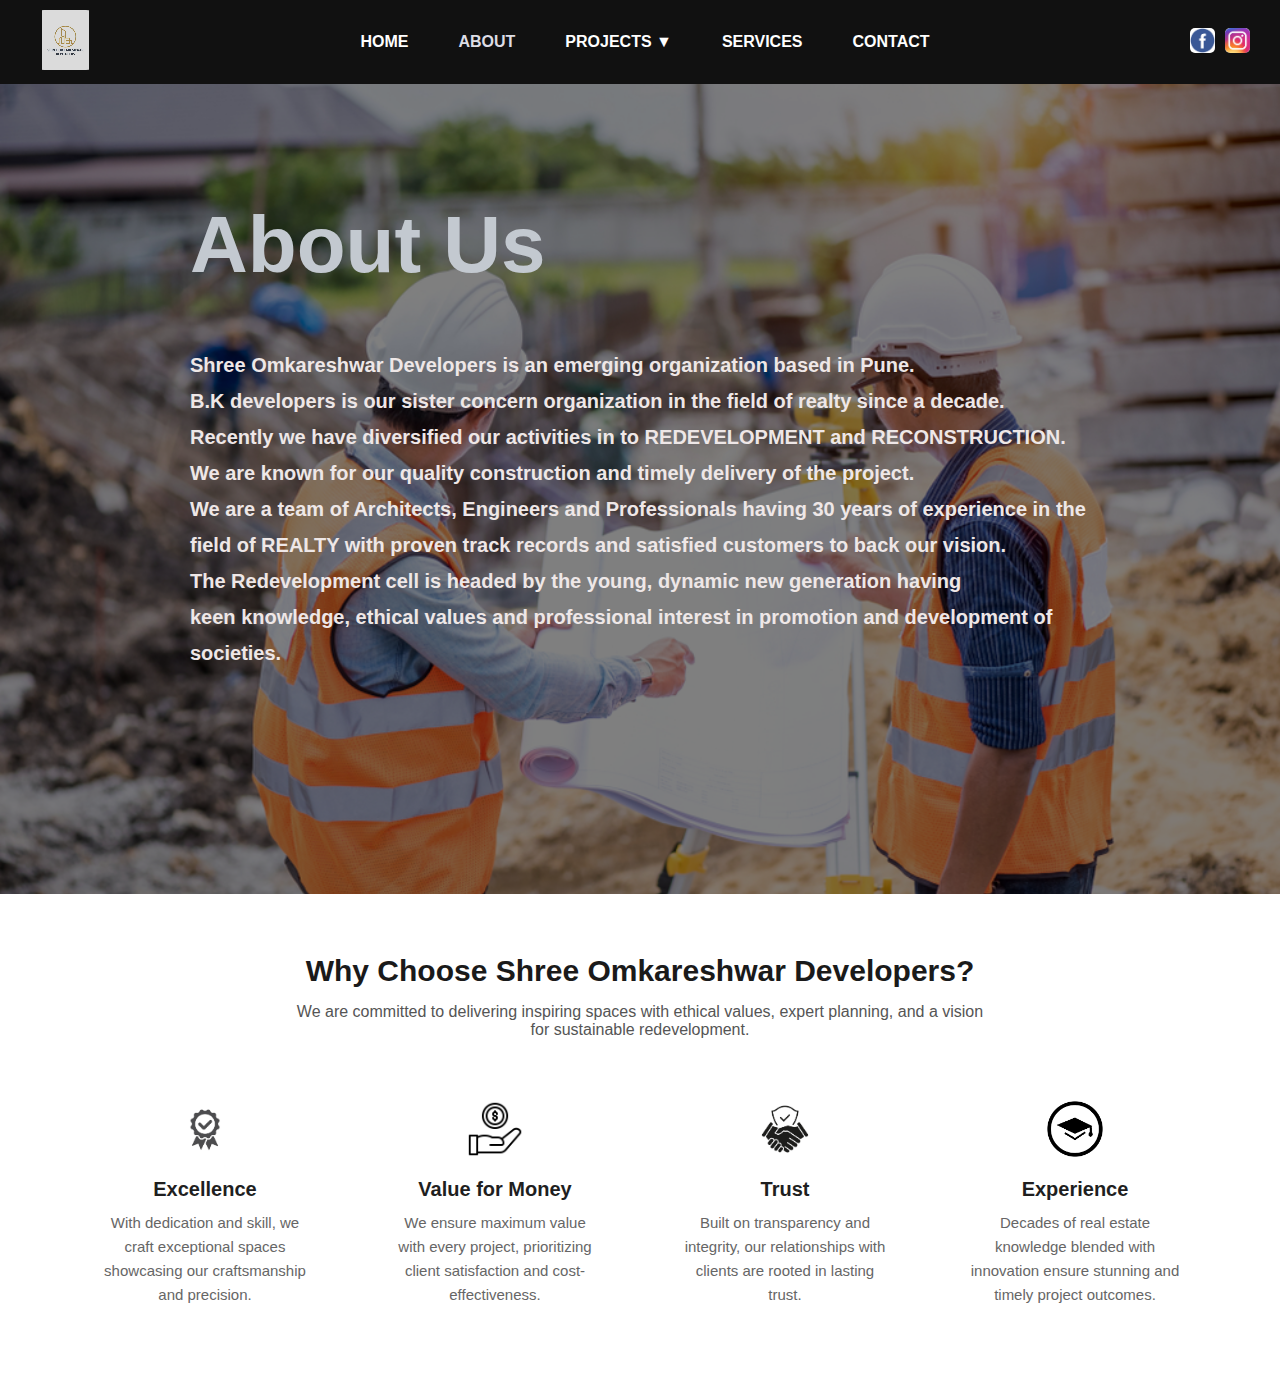
<file: AboutUs.html>
<!DOCTYPE html>
<html lang="en">
<head>
  <meta charset="UTF-8" />
  <meta name="viewport" content="width=device-width, initial-scale=1.0"/>
  <title>About Us - Shree Omkareshwar Developers</title>
  <link rel="stylesheet" href="About.css" />
</head>

<body>

<header>
  <div class="logo">
    <video src="photos/logo.mp4" autoplay muted loop playsinline style="width: 70px; border-radius: 20%;"></video>
  </div>

  <nav>
    <div class="hamburger">&#9776;</div>
    <ul>
      <li><a href="index.html">HOME</a></li>
      <li><a href="#" class="active">ABOUT</a></li>
      <li class="dropdown">
        <a href="#" class="dropbtn" onclick="toggleDropdown(event)">PROJECTS ▼</a>
        <div class="dropdown-content" id="projectsDropdown">
          <a href="project.html?type=Upcoming">Upcoming Projects</a>
          <a href="project.html?type=ongoing">Ongoing Projects</a>
          <a href="project.html?type=Completed">Completed Projects</a>
        </div>
      </li>
      <li><a href="#">SERVICES</a></li>
      <li><a href="#">CONTACT</a></li>
    </ul>
  </nav>

  <div class="social-icons">
    <a href="#"><img src="photos/facebook.png" alt="Facebook" /></a>
    <a href="https://www.instagram.com/shree_omkareshwardevelopers"><img src="photos/instagram.jpeg" alt="Instagram" /></a>
  </div>
</header>

<!-- ✅ Hero Section Like Home -->
<section class="hero">
  
  <div class="hero-text">
    <h1>About Us</h1>
    <p>
  Shree Omkareshwar Developers is an emerging organization based in Pune.
 B.K developers is our sister concern organization in the field of realty since a decade.
Recently we have diversified our activities in to REDEVELOPMENT and RECONSTRUCTION.
We are known for our quality construction and timely delivery of the project.
We are a team of Architects, Engineers and Professionals having 30 years of experience in the 
field of REALTY with proven track records and satisfied customers to back our vision.
The Redevelopment cell is headed by the young, dynamic new generation having
keen knowledge, ethical values and professional interest in promotion and development of societies.
     
 

  </div>
</section>

<section class="why-choose-us">
  <h2>Why Choose Shree Omkareshwar Developers?</h2>
  <p class="intro-text">
    We are committed to delivering inspiring spaces with ethical values, expert planning, and a vision for sustainable redevelopment.
  </p>

  <div class="features">
    <div class="feature-card">
      <img src="photos/Excellence.jpg" alt="Excellence">
      <h3>Excellence</h3>
      <p>With dedication and skill, we craft exceptional spaces showcasing our craftsmanship and precision.</p>
    </div>
    <div class="feature-card">
      <img src="photos/valueofmoney.png" alt="Value for Money">
      <h3>Value for Money</h3>
      <p>We ensure maximum value with every project, prioritizing client satisfaction and cost-effectiveness.</p>
    </div>
    <div class="feature-card">
      <img src="photos/Trust.jpg" alt="Trust">
      <h3>Trust</h3>
      <p>Built on transparency and integrity, our relationships with clients are rooted in lasting trust.</p>
    </div>
    <div class="feature-card">
      <img src="photos/Experience.png" alt="Experience">
      <h3>Experience</h3>
      <p>Decades of real estate knowledge blended with innovation ensure stunning and timely project outcomes.</p>
    </div>
  </div>
</section>

<script>
  function toggleDropdown(event) {
    event.preventDefault();
    const dropdown = document.getElementById("projectsDropdown");
    dropdown.classList.toggle("show");
  }

  window.onclick = function(event) {
    if (!event.target.matches('.dropbtn')) {
      const dropdowns = document.getElementsByClassName("dropdown-content");
      for (let i = 0; i < dropdowns.length; i++) {
        dropdowns[i].classList.remove('show');
      }
    }
  };
</script>

</body>
</html>
</file>
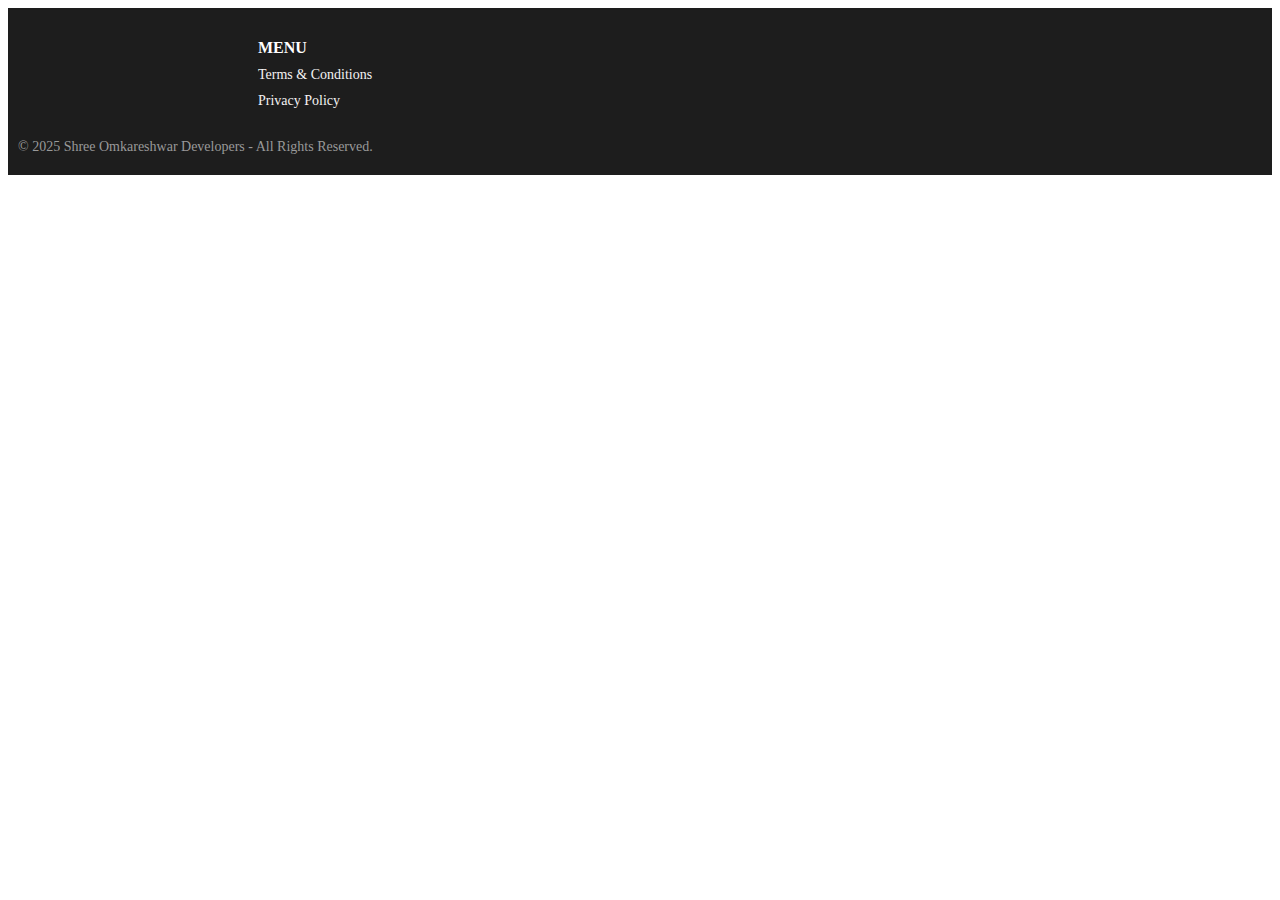
<file: footer.html>
<!DOCTYPE html>
<html lang="en">
<head>
  <meta charset="UTF-8">
  <meta name="viewport" content="width=device-width, initial-scale=1.0">
  <title>Footer Example</title>

  <style>
    /* Footer Styling */
    footer {
      background: #1d1d1d;
      color: #ccc;
      padding: 10px;
      text-align: left;
      margin-top: auto;

    }

    .footer-container {
      display: flex;
      justify-content: left;
      align-items: left;
      gap: 40px;
      flex-wrap: wrap;
      margin-bottom: 20px;
    }

    .footer-column {
      min-width: 200px;
    }

    .footer-column h4 {
      color: #fff;
      font-size: 16px;
      margin-bottom: 10px;
      text-transform: uppercase;
      font-weight: bold;
      
    }

    .footer-column a {
      display: block;
      color: #f4f2f2;
      font-size: 14px;
      text-decoration: none;
      margin: 6px 0;
      transition: color 0.3s ease;
      

    }

    .footer-column a:hover {
      color: #fff;
    }

    footer p {
      font-size: 14px;
      margin: 10px 0;
      color: #999;
    }

    footer button {
      margin-top: 10px;
      padding: 6px 12px;
      background: #202020;
      color: #fff;
      border: none;
      border-radius: 4px;
      font-size: 14px;
      cursor: pointer;
      transition: background 0.3s ease;
    }

    footer button:hover {
      background: #100f0f
    }

    /* Responsive Footer */
    @media (max-width: 768px) {
      .footer-container {
        flex-direction: column;
        gap: 20px;
        text-align: center;
      }
    }
  </style>
</head>
<body>

  <!-- Page Content Example
  <main style="min-height: 80vh; display: flex; justify-content: center; align-items: center;">
    <h1>Page Content Here</h1>
  </main> -->

  <!-- Footer -->
  <footer>
    <div class="footer-container">
      <div class="footer-column"></div>
      <div class="footer-column">
        <h4>MENU</h4>
        <p><a href="terms.html">Terms & Conditions</a></p>
        <p><a href="privacy.html">Privacy Policy</a></p> 
      </div>
    </div>
    <p>© 2025 Shree Omkareshwar Developers - All Rights Reserved.</p>
    <!-- <button onclick="location.href='login.html'"> -->
      <!-- Admin Login -->
    </button>
  </footer>

</body>
</html>
</file>
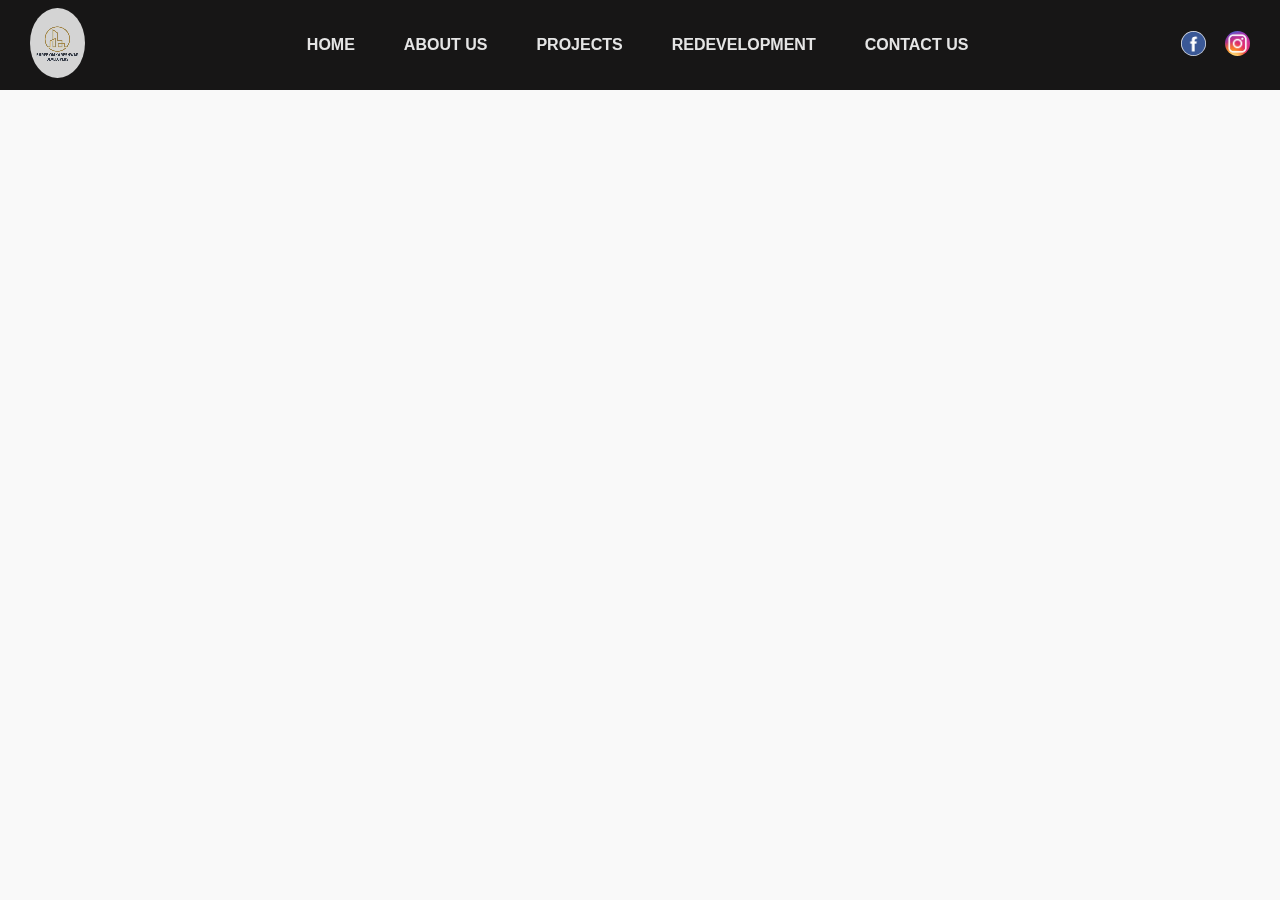
<file: nav.html>
<!DOCTYPE html>
<html lang="en">
<head>
  <meta charset="UTF-8">
  <meta name="viewport" content="width=device-width, initial-scale=1.0">
  <title>Sticky Navbar</title>
  <style>
    /* Reset */
* {
  margin: 0;
  padding: 0;
  box-sizing: border-box;
}

body {
  font-family: "Poppins", Arial, sans-serif;
  background: #f9f9f9;
}

/* === HEADER / NAVBAR === */
header {
  display: flex;
  justify-content: space-between;
  align-items: center;
  padding: 12px 30px;
  background: rgba(15, 14, 14, 0.97);
  position: fixed;
  width: 100%;
  height: 90px;
  z-index: 1000;
  transition: background 0.3s ease, box-shadow 0.3s ease;
}

Add shadow on scroll
header.scrolled {
  background: rgba(17, 16, 16, 0.98);
  box-shadow: 0 4px 10px rgba(240, 234, 234, 0.2);

}

.logo video {
  height: 70px;
  border-radius: 50%;
  animation: fadeIn 1s ease-in-out;
}

/* NAV LINKS */
nav ul {
  display: flex;
  list-style: none;
  transition: all 0.3s ease;
}

nav ul li {
  position: relative;
  margin-left: 25px;
}

nav ul li a {
  color: #e5e5e5;
  text-decoration: none;
  font-weight: 600;
  padding: 8px 12px;
  display: block;
  transition: color 0.3s ease, transform 0.3s ease;
  position: relative;
}

/* Hover underline animation */
nav ul li a::after {
  content: "";
  position: absolute;
  bottom: 0;
  left: 0;
  width: 0%;
  height: 2px;
  background: #e8ebed;
  transition: width 0.3s ease;
}

nav ul li a:hover::after {
  width: 100%;
}

nav ul li a:hover {
  color: #e0e4e9;
  transform: translateY(-3px);
}

/* Active page underline */
nav ul li a.active::after {
  width: 100%;
}

/* === DROPDOWN === */
.dropdown-content {
  display: none;
  position: absolute;
  top: 100%;
  left: 0;
  background: #1c1c1c;
  min-width: 220px;
  border-radius: 8px;
  box-shadow: 0 6px 20px rgba(0,0,0,0.15);
  opacity: 0;
  transform: translateY(15px);
  transition: all 0.3s ease;
}

.dropdown-content a {
  color: #f4f2f2;
  padding: 12px 16px;
  text-decoration: none;
  display: block;
  font-weight: 500;
  transition: background 0.3s ease, padding-left 0.3s ease;
}


.dropdown-content.show {
  display: block;
  opacity: 1;
  transform: translateY(0);
}

/* === SOCIAL ICONS === */
.social-icons img {
  width: 25px;
  height: 25px;
  margin-left: 15px;
  border-radius: 50%;
  transition: transform 0.3s ease, box-shadow 0.3s ease;
}

.social-icons img:hover {
  transform: scale(1.2);
  box-shadow: 0 0 10px rgba(255,255,255,0.6);
}

/* === MOBILE MENU === */
.hamburger {
  display: none;
  color: white;
  font-size: 28px;
  cursor: pointer;
  margin-left: auto;
  transition: transform 0.3s ease;
}

.hamburger:hover {
  transform: rotate(90deg);
}

@media screen and (max-width: 768px) {
  nav ul {
    flex-direction: column;
    background: #111;
    position: absolute;
    top: 90px;
    left: -100%;
    width: 100%;
    padding: 20px 0;
    transition: left 0.4s ease;
  }

  nav ul.show {
    left: 0;
  }

  nav ul li {
    margin: 15px 0;
    text-align: center;
  }

  .hamburger {
    display: block;
  }
}

/* === Animations === */
@keyframes fadeIn {
  from { opacity: 0; transform: scale(0.9); }
  to { opacity: 1; transform: scale(1); }
}
  </style>
</head>
<body>

  <header>
    <div class="logo">
      <a href="index.html">
        <video src="photos/logo.mp4" autoplay muted loop playsinline></video>
      </a>
    </div>

    <nav>
      <div class="hamburger" onclick="toggleMenu()">☰</div>
      <ul id="navLinks">
        <li><a href="index.html">HOME</a></li>
        <li><a href="AboutUs.html">ABOUT US</a></li>
        <li class="dropdown">
          <a href="#" class="dropbtn" onclick="toggleDropdown(event)">PROJECTS </a>
          <div class="dropdown-content" id="projectsDropdown">
            <a href="project.html?type=Upcoming">Upcoming Projects</a>
            <a href="project.html?type=ongoing">Ongoing Projects</a>
            <a href="project.html?type=Completed">Completed Projects</a>
          </div>
        </li>

        <li><a href="Redevelopment.html">REDEVELOPMENT </a></li>
        <li><a href="Contact US.html">CONTACT US</a></li>
      </ul>
    </nav>

    <div class="social-icons">
      <a href="https://www.facebook.com/shreeomkareshwardevelopers?mibextid=rS40aB7S9Ucbxw6v"><img src="photos/facebook.png" alt="Facebook"></a>
      <a href="https://www.instagram.com/shree_omkareshwardevelopers?igsh=cDFhZmh1OGFpbTN3">
        <img src="photos/instagram.jpeg" alt="Instagram">
      </a>
    </div>
  </header>

  <div class="content">
    <!-- Page content goes here -->
  </div>

  <script>
    function toggleDropdown(event) {
      event.preventDefault();
      document.getElementById("projectsDropdown").classList.toggle("show");
    }

    function toggleMenu() {
      document.getElementById("navLinks").classList.toggle("show");
    }

    // Active link underline based on current page
    const currentPage = window.location.pathname.split("/").pop();
    document.querySelectorAll("nav ul li a").forEach(link => {
      if (link.getAttribute("href") === currentPage) {
        link.classList.add("active");
      }
    });

    // Optional: close dropdown if clicked outside
    document.addEventListener("click", function (event) {
      const dropdown = document.getElementById("projectsDropdown");
      if (!event.target.closest(".dropdown")) {
        dropdown.classList.remove("show");
      }
    });
  </script>
</body>
</html>
</file>
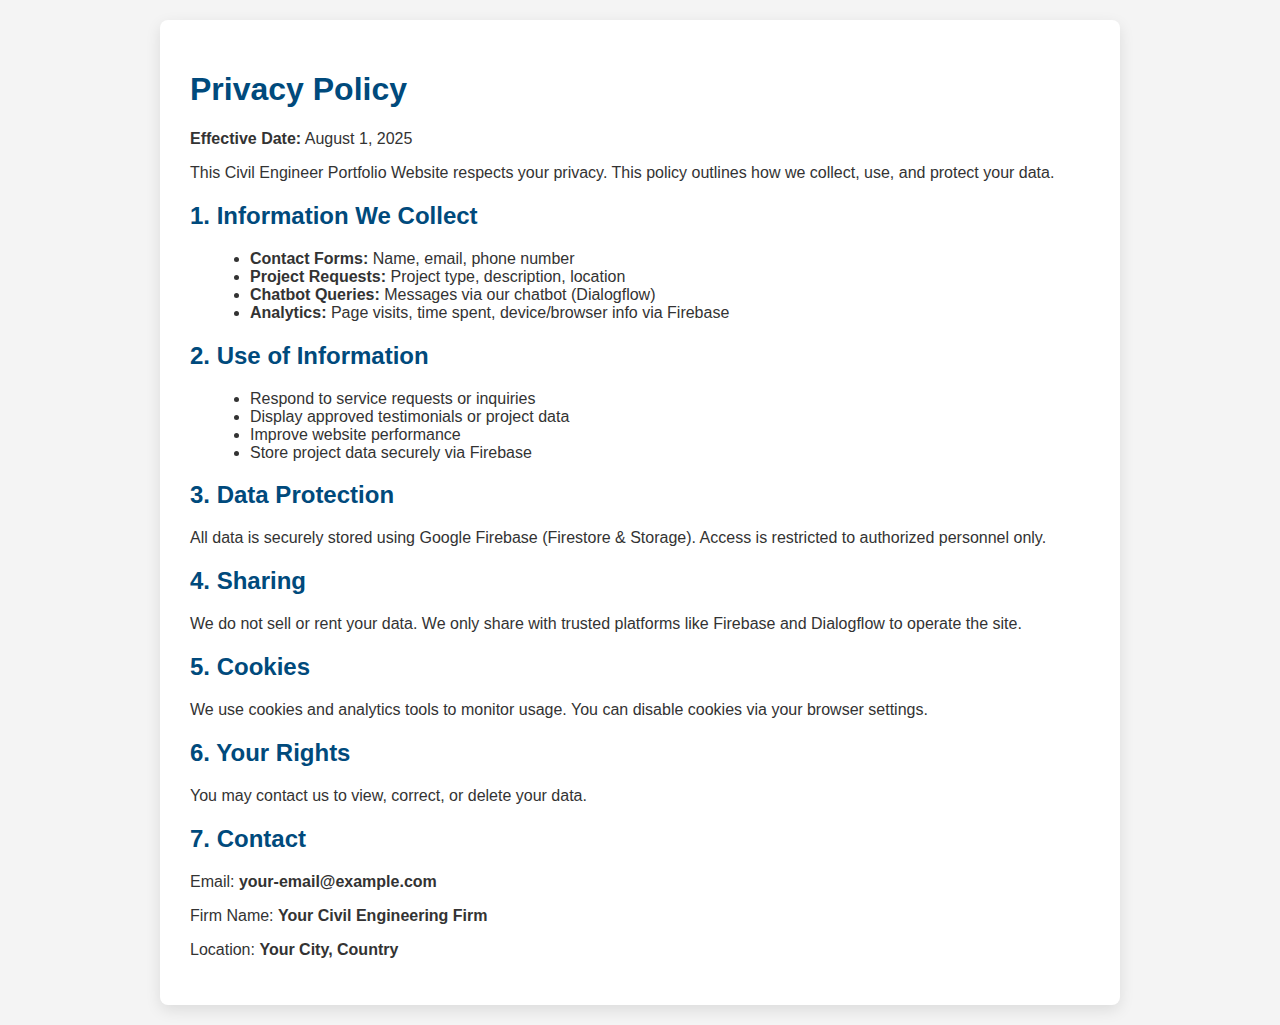
<file: privacy.html>
<!DOCTYPE html>
<html lang="en">
<head>
  <meta charset="UTF-8" />
  <meta name="viewport" content="width=device-width, initial-scale=1.0"/>
  <title>Privacy Policy - Civil Engineer Portfolio</title>
  <style>
    body {
      font-family: Arial, sans-serif;
      background: #f4f4f4;
      margin: 0;
      padding: 20px;
    }

    .container {
      max-width: 900px;
      margin: auto;
      background: #fff;
      padding: 30px;
      border-radius: 8px;
      box-shadow: 0 5px 15px rgba(0,0,0,0.1);
    }

    h1, h2 {
      color: #004a7c;
    }

    ul {
      margin-left: 20px;
    }

    p, li {
      font-size: 16px;
      color: #333;
    }
  </style>
</head>
<body>
  <div class="container">
    <h1>Privacy Policy</h1>
    <p><strong>Effective Date:</strong> August 1, 2025</p>

    <p>This Civil Engineer Portfolio Website respects your privacy. This policy outlines how we collect, use, and protect your data.</p>

    <h2>1. Information We Collect</h2>
    <ul>
      <li><strong>Contact Forms:</strong> Name, email, phone number</li>
      <li><strong>Project Requests:</strong> Project type, description, location</li>
      <li><strong>Chatbot Queries:</strong> Messages via our chatbot (Dialogflow)</li>
      <li><strong>Analytics:</strong> Page visits, time spent, device/browser info via Firebase</li>
    </ul>

    <h2>2. Use of Information</h2>
    <ul>
      <li>Respond to service requests or inquiries</li>
      <li>Display approved testimonials or project data</li>
      <li>Improve website performance</li>
      <li>Store project data securely via Firebase</li>
    </ul>

    <h2>3. Data Protection</h2>
    <p>All data is securely stored using Google Firebase (Firestore & Storage). Access is restricted to authorized personnel only.</p>

    <h2>4. Sharing</h2>
    <p>We do not sell or rent your data. We only share with trusted platforms like Firebase and Dialogflow to operate the site.</p>

    <h2>5. Cookies</h2>
    <p>We use cookies and analytics tools to monitor usage. You can disable cookies via your browser settings.</p>

    <h2>6. Your Rights</h2>
    <p>You may contact us to view, correct, or delete your data.</p>

    <h2>7. Contact</h2>
    <p>Email: <strong>your-email@example.com</strong></p>
    <p>Firm Name: <strong>Your Civil Engineering Firm</strong></p>
    <p>Location: <strong>Your City, Country</strong></p>
  </div>
</body>
</html>
</file>
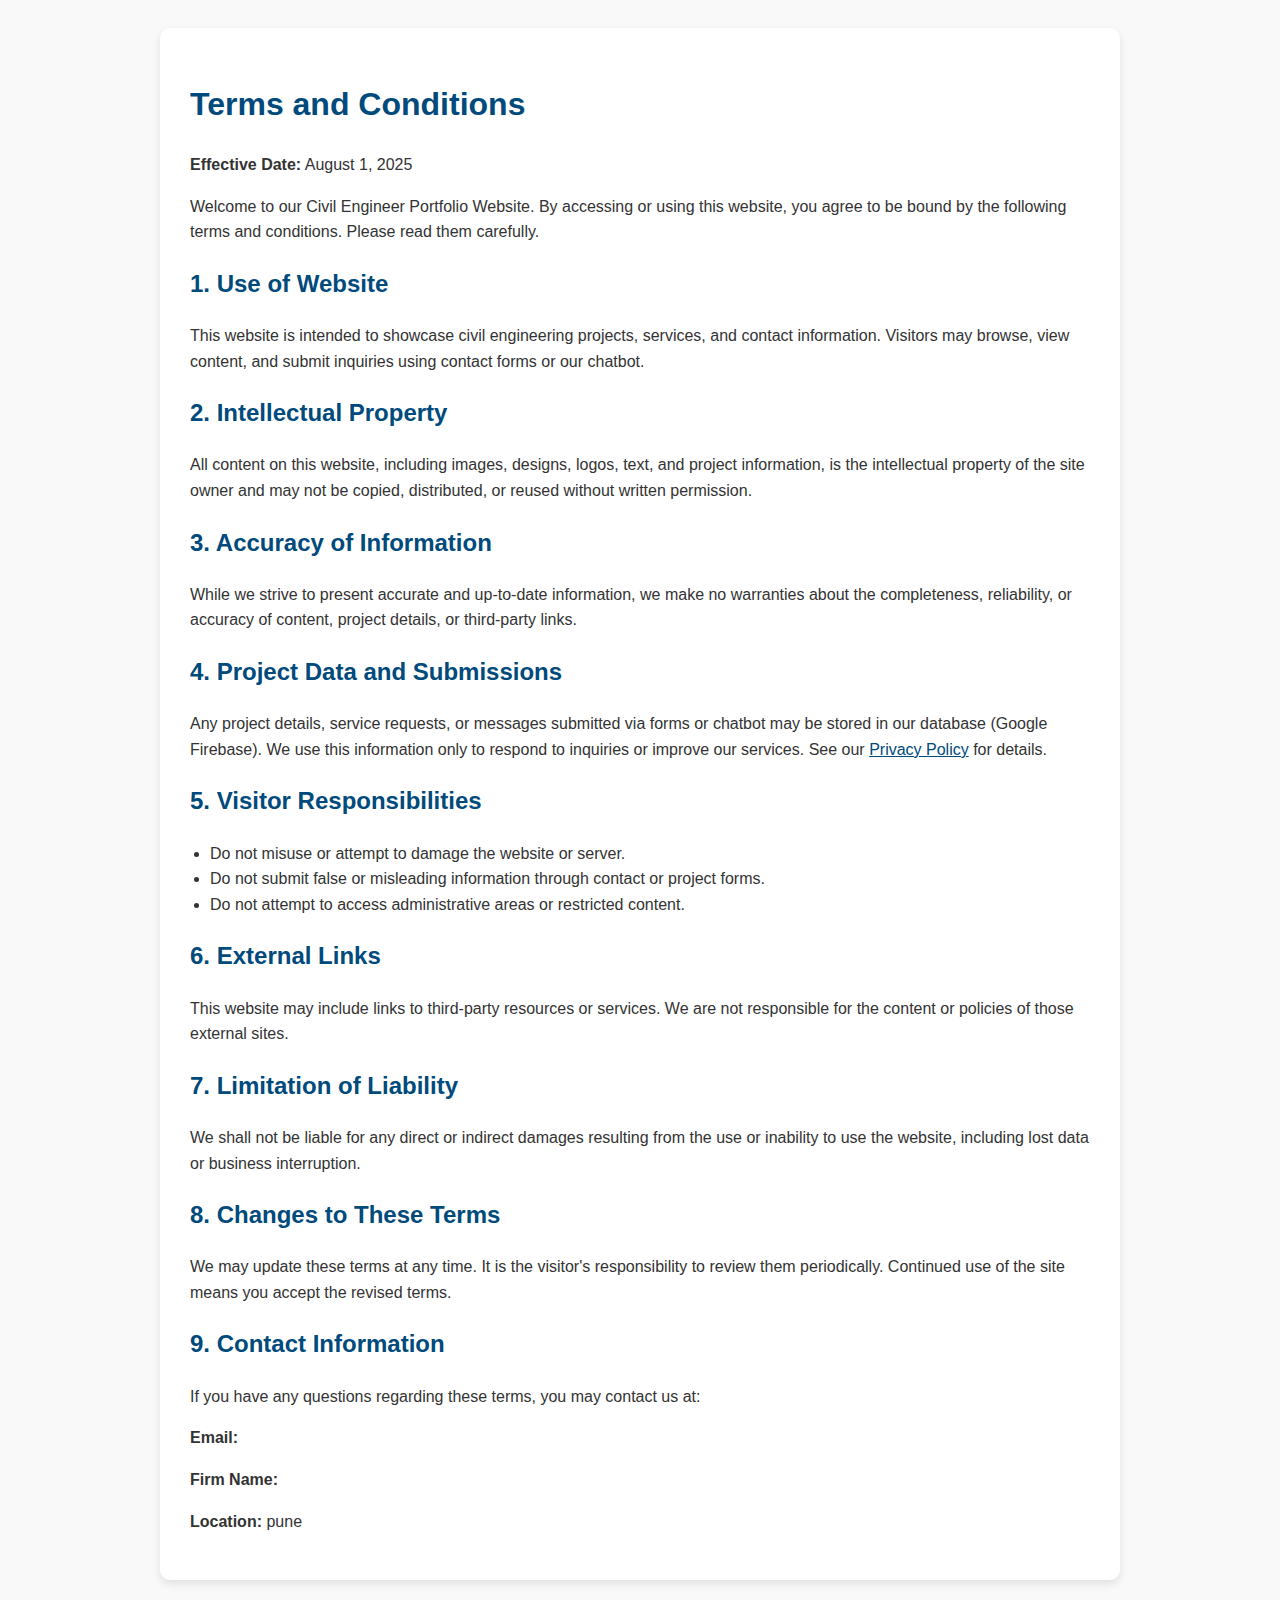
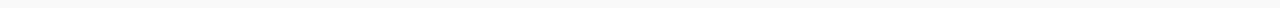
<file: terms.html>
<!DOCTYPE html>
<html lang="en">
<head>
  <meta charset="UTF-8">
  <meta name="viewport" content="width=device-width, initial-scale=1.0">
  <title>Terms and Conditions - Civil Engineer Portfolio</title>
  <style>
    body {
      font-family: Arial, sans-serif;
      background-color: #f9f9f9;
      padding: 20px;
      line-height: 1.6;
      color: #333;
    }

    .container {
      max-width: 900px;
      margin: auto;
      background: #fff;
      padding: 30px;
      border-radius: 10px;
      box-shadow: 0 4px 10px rgba(0,0,0,0.1);
    }

    h1, h2 {
      color: #004a7c;
    }

    ul {
      padding-left: 20px;
    }

    a {
      color: #004a7c;
    }
  </style>
</head>
<body>
  <div class="container">
    <h1>Terms and Conditions</h1>
    <p><strong>Effective Date:</strong> August 1, 2025</p>

    <p>Welcome to our Civil Engineer Portfolio Website. By accessing or using this website, you agree to be bound by the following terms and conditions. Please read them carefully.</p>

    <h2>1. Use of Website</h2>
    <p>This website is intended to showcase civil engineering projects, services, and contact information. Visitors may browse, view content, and submit inquiries using contact forms or our chatbot.</p>

    <h2>2. Intellectual Property</h2>
    <p>All content on this website, including images, designs, logos, text, and project information, is the intellectual property of the site owner and may not be copied, distributed, or reused without written permission.</p>

    <h2>3. Accuracy of Information</h2>
    <p>While we strive to present accurate and up-to-date information, we make no warranties about the completeness, reliability, or accuracy of content, project details, or third-party links.</p>

    <h2>4. Project Data and Submissions</h2>
    <p>Any project details, service requests, or messages submitted via forms or chatbot may be stored in our database (Google Firebase). We use this information only to respond to inquiries or improve our services. See our <a href="privacy.html">Privacy Policy</a> for details.</p>

    <h2>5. Visitor Responsibilities</h2>
    <ul>
      <li>Do not misuse or attempt to damage the website or server.</li>
      <li>Do not submit false or misleading information through contact or project forms.</li>
      <li>Do not attempt to access administrative areas or restricted content.</li>
    </ul>

    <h2>6. External Links</h2>
    <p>This website may include links to third-party resources or services. We are not responsible for the content or policies of those external sites.</p>

    <h2>7. Limitation of Liability</h2>
    <p>We shall not be liable for any direct or indirect damages resulting from the use or inability to use the website, including lost data or business interruption.</p>

    <h2>8. Changes to These Terms</h2>
    <p>We may update these terms at any time. It is the visitor's responsibility to review them periodically. Continued use of the site means you accept the revised terms.</p>

    <h2>9. Contact Information</h2>
    <p>If you have any questions regarding these terms, you may contact us at:</p>
    <p><strong>Email:</strong> </p>
    <p><strong>Firm Name:</strong> </p>
    <p><strong>Location:</strong> pune </p>
  </div>
</body>
</html>
</file>
<file: About.css>
/* Reset some defaults */
* {
  margin: 0;
  padding: 0;
  box-sizing: border-box;
}

body, html {
  font-family: 'Segoe UI', sans-serif;
  background-color: #f4f4f4;
  color: #333;
}

/* Header */
header {
  background-color: #111;
  color: white;
  display: flex;
  align-items: center;
  justify-content: space-between;
  padding: 10px 30px;
  flex-wrap: wrap;
  position: relative;
}

.logo video {
  height: 60px;
  border-radius: 50%;
}

nav {
  flex: 1;
}

nav ul {
  display: flex;
  list-style: none;
  justify-content: center;
  gap: 30px;
  padding-left: 0;
}

nav ul li a {
  color: white;
  text-decoration: none;
  font-weight: bold;
  transition: 0.3s;
  padding: 6px 10px;
}

nav ul li a:hover,
nav ul li a.active {
  color: #dddde5;
  /* border-bottom: 2px solid #161617; */
}

/* Dropdown */
.dropdown {
  position: relative;
}

.dropdown-content {
  display: none;
  position: absolute;
  background-color: #222;
  min-width: 180px;
  box-shadow: 0px 4px 8px rgba(0,0,0,0.2);
  z-index: 1;
  top: 100%;
  left: 0;
}

.dropdown-content a {
  display: block;
  padding: 10px 15px;
  color: white;
  text-decoration: none;
  transition: background 0.3s;
}

.dropdown-content a:hover {
  background-color: #333;
}

.show {
  display: block;
}

.social-icons {
  display: flex;
  gap: 10px;
}

.social-icons img {
  height: 25px;
  border-radius: 5px;
}

/* Hero Section */
.hero {
   background: url('photos/AboutUS.jpg') center center/cover no-repeat; 
  min-height: 90vh;
  display: flex;
  align-items: center;
  justify-content: center;
  font:bold 20px 'Segoe UI', sans-serif;
  padding: 50px 20px;
  position: relative;
  color: rgb(238, 231, 231);
}

.hero::before {
  content: "";
  background-color: rgba(0, 0, 0, 0.5); /* Optional dark overlay */
  position: absolute;
  inset: 0;
  z-index: 0;
}


.hero-text {
  position: relative;
  z-index: 1;
  max-width: 900px;
  text-align: left;
}

.hero-text h1 {
  font-size: 80px;
  margin-bottom: 20px;
  
  color: #c3c9d0;
}

.hero-text p {
  font-size: 20px;
  line-height: 1.8;
  white-space: pre-line;
}

/* Values Section (optional) */
.values-section {
  display: flex;
  justify-content: space-around;
  padding: 40px 20px;
  background-color: #e6e3e3;
  font-size: medium;
}

.value-card {
  text-align: center;
  max-width: 300px;
  padding: 20px;
}

.value-card img {
  height: 80px;
  margin-bottom: 15px;
}

.value-card h3 {
  font-size: 20px;
  color: #d7d5d5;
  margin-bottom: 10px;
}

.value-card p {
  font-size: 16px;
  color: #555;
}

/* Hamburger Menu (for mobile) */
.hamburger {
  display: none;
  font-size: 28px;
  cursor: pointer;
  color: white;
  margin-left: auto;
}

/* Responsive */
@media (max-width: 768px) {
  nav ul {
    flex-direction: column;
    display: none;
    background: #111;
    width: 100%;
    padding: 20px 0;
  }

  nav ul.show {
    display: flex;
  }

  .hamburger {
    display: block;
  }

  .hero-text h1 {
    font-size: 36px;
  }

  .hero-text p {
    font-size: 16px;
  }

  .values-section {
    flex-direction: column;
    align-items: center;
  }

  .value-card {
    margin-bottom: 30px;
  }
}



.why-choose-us {
  background: #fff;
  padding: 60px 30px;
  text-align: center;
}

.why-choose-us h2 {
  font-size: 30px;
  margin-bottom: 15px;
  color: #1a1a1a;
}

.why-choose-us .intro-text {
  font-size: 16px;
  color: #555;
  max-width: 700px;
  margin: 0 auto 40px;
}

.features {
  display: flex;
  flex-wrap: wrap;
  justify-content: center;
  gap: 40px;
}

.feature-card {
  max-width: 250px;
  text-align: center;
  padding: 20px;
}

.feature-card img {
  height: 60px;
  margin-bottom: 15px;
}

.feature-card h3 {
  font-size: 20px;
  color: #1f1f1f;
  margin-bottom: 10px;
}

.feature-card p {
  font-size: 15px;
  color: #666;
  line-height: 1.6;
}

/* Responsive */
@media (max-width: 768px) {
  .features {
    flex-direction: column;
    align-items: center;
  }

  .feature-card {
    max-width: 100%;
  }
}
</file>
